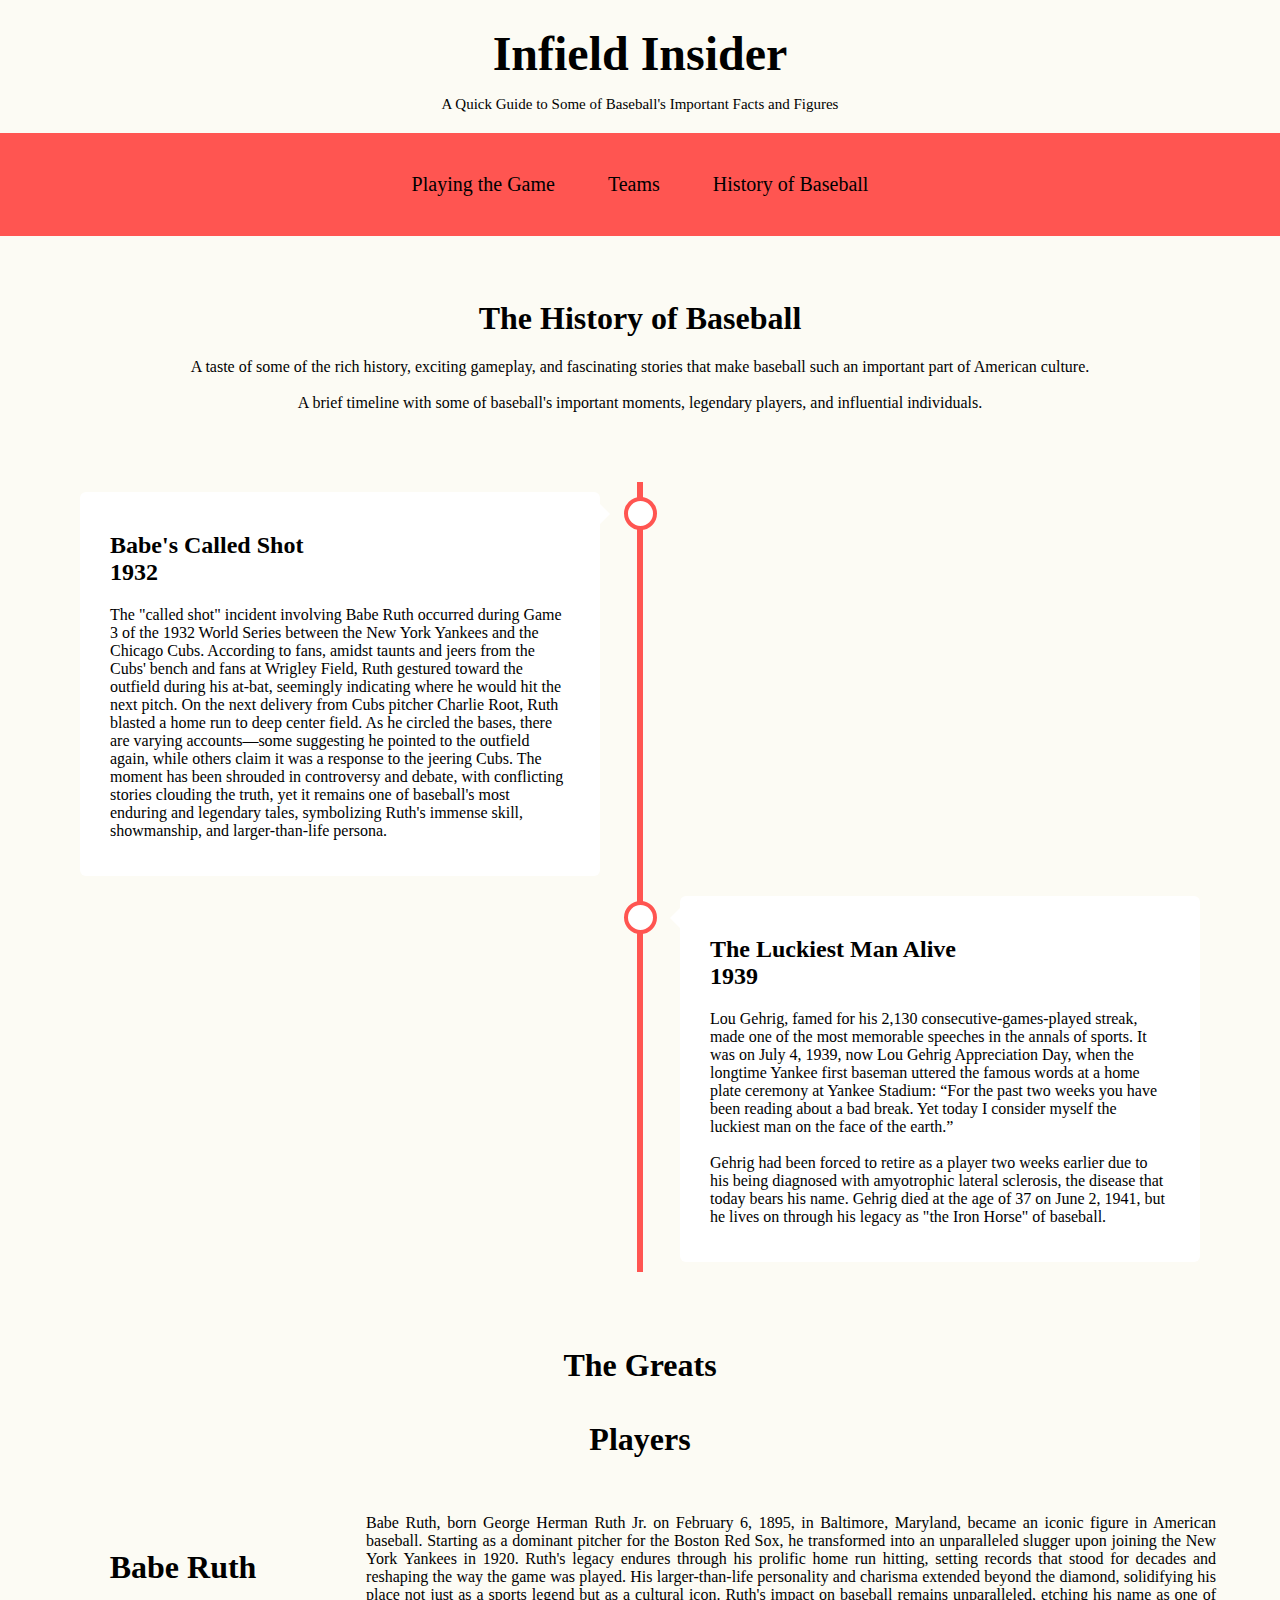
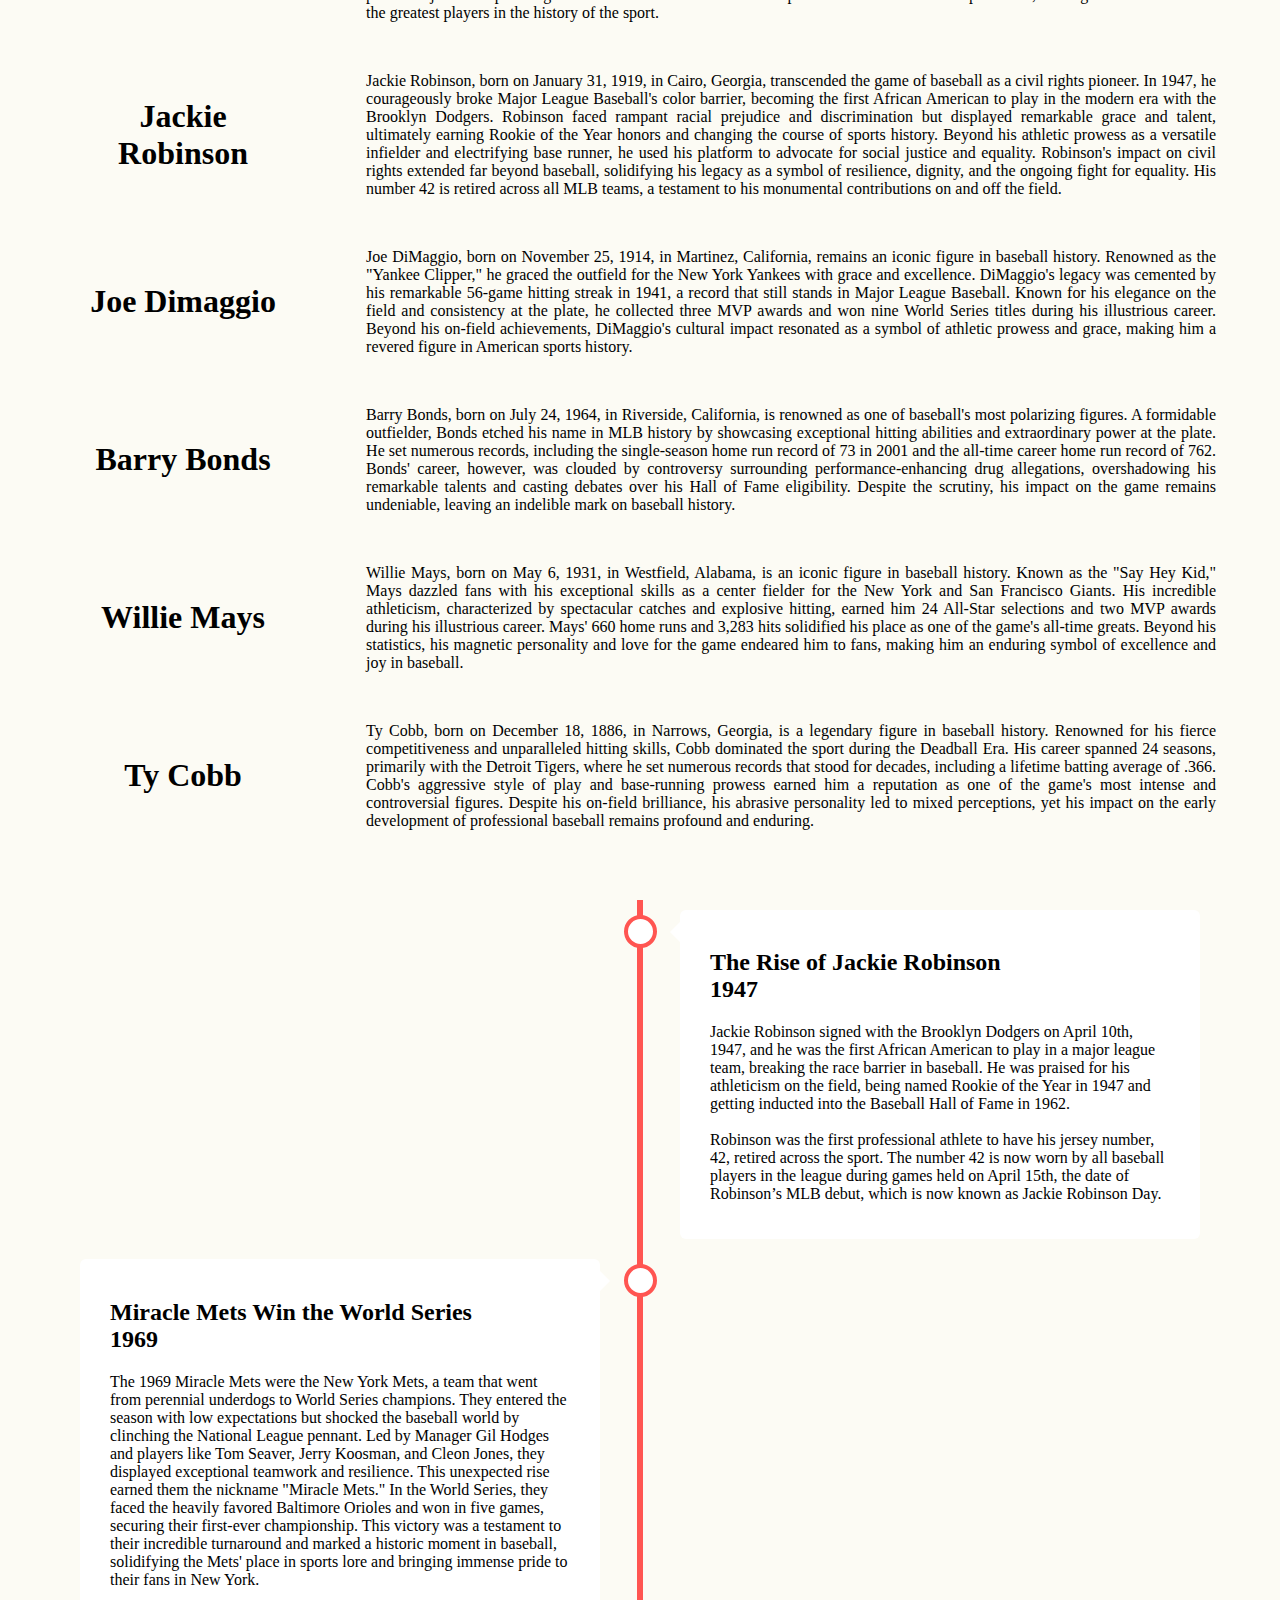
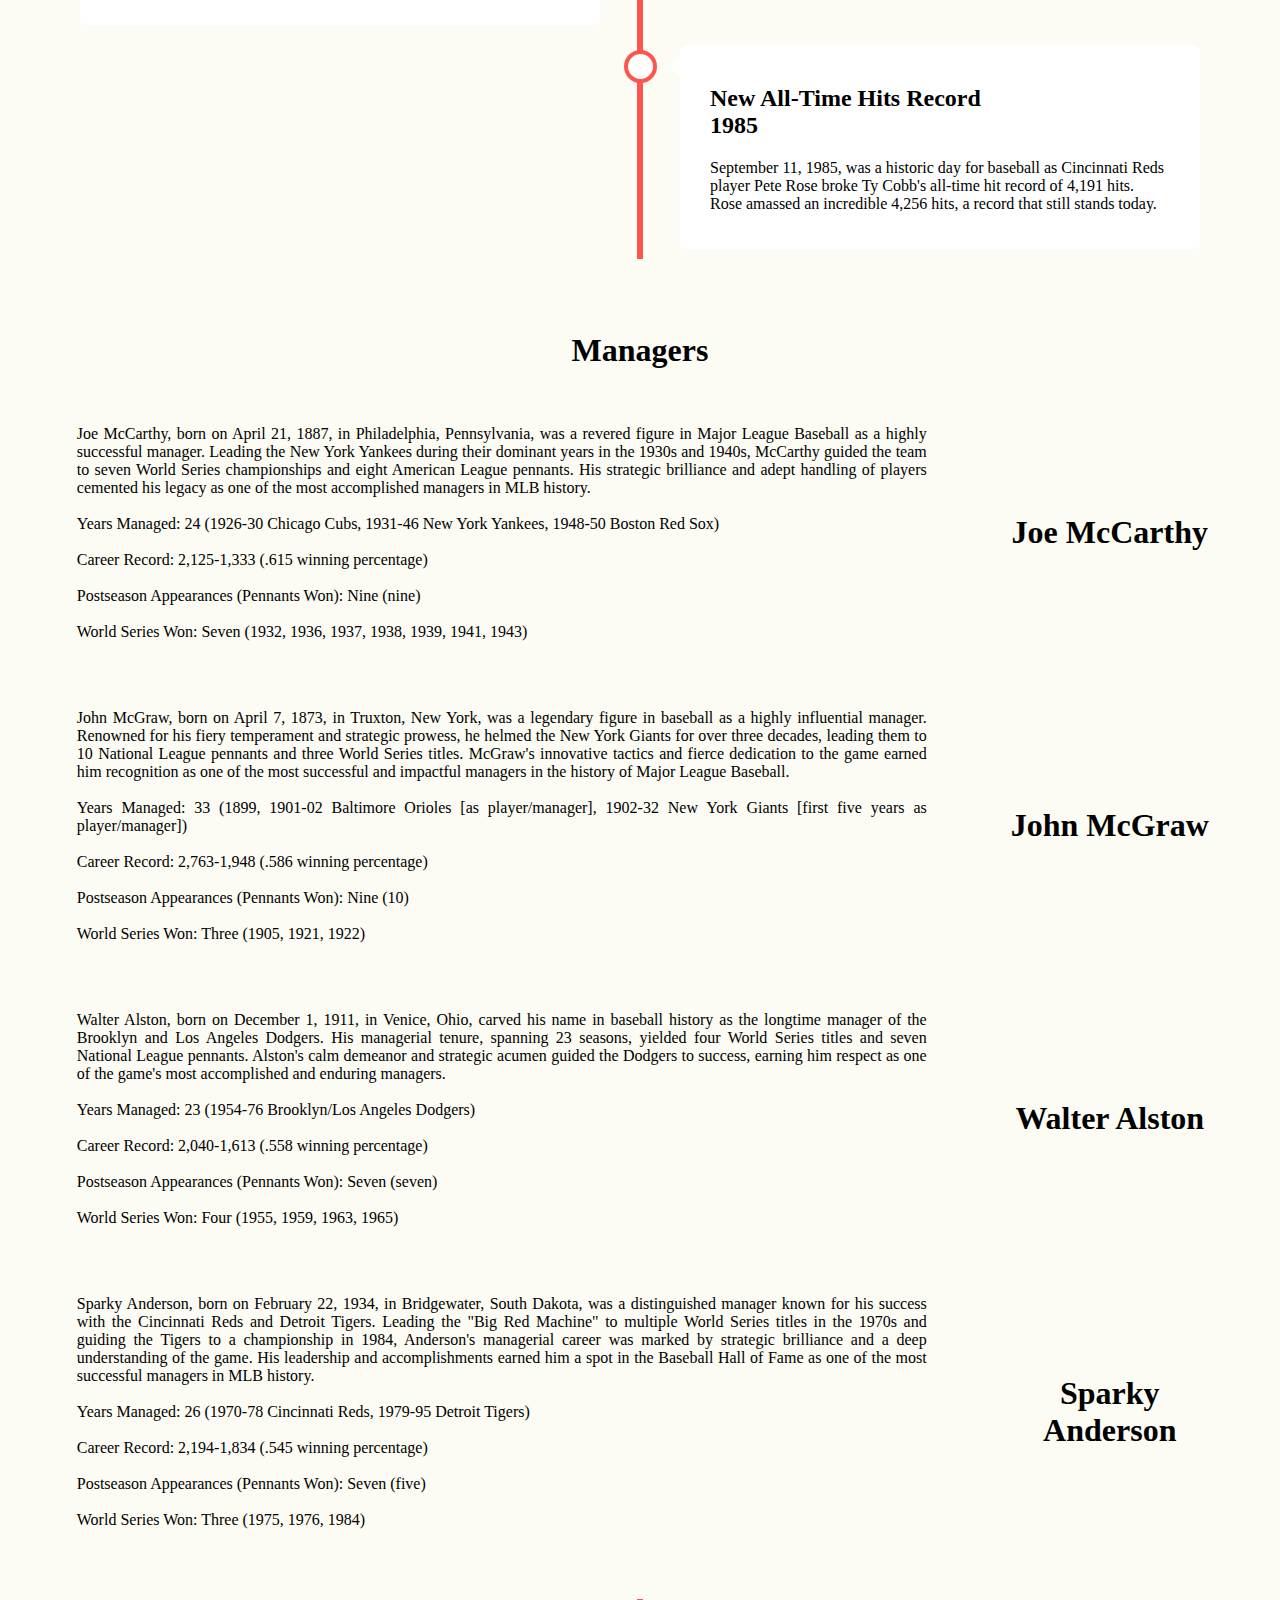
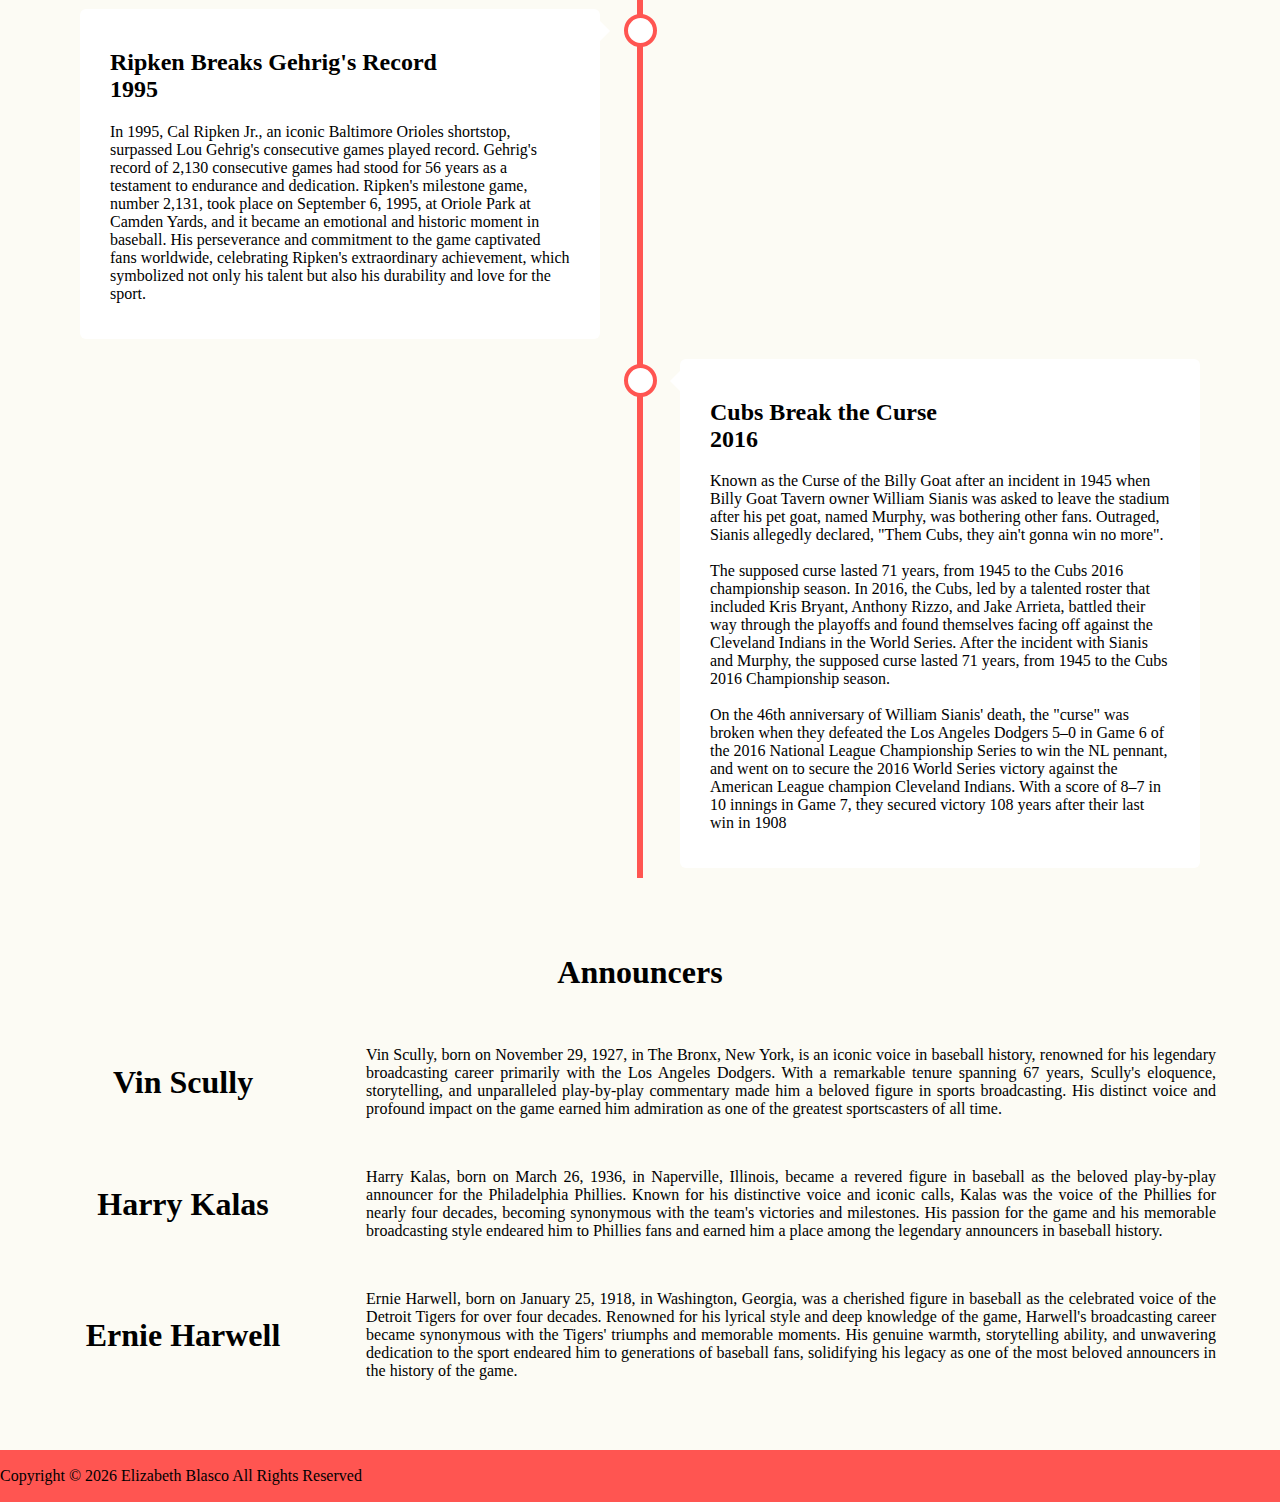
<file: history.html>
<!doctype html>
<html lang="en">

<head>
    <meta charset="utf-8">
    <title>Infield Insider</title>
    <meta name="description" content="Informative website on the basics of Baseball">
    <meta name="author" content="Elizabeth Blasco">
    <link rel="icon" type="image/png" href="favicon.ico">
    <link rel="stylesheet" href="styles.css">
</head>

<body>
    <header>
        
        <a href="index.html" class="title"> Infield Insider </a>
            <p id="header">A Quick Guide to Some of Baseball's Important Facts and Figures</p>

        <div class="nav-container">
        <nav>
            <a href="playinggame.html"> Playing the Game </a>
            <a href="teams.html" > Teams </a>
            <a href="history.html" > History of Baseball</a>
        </nav>
        </div>

    </header>

    <main>

        <h1 class="hhistory" id="hob">The History of Baseball</h1>

        <p id="hopener">

            A taste of some of the rich history, exciting gameplay, and fascinating stories that make baseball such an important part 
            of American culture. 
            <br>
            <br>
            A brief timeline with some of baseball's important moments, legendary players, and influential individuals.
        </p>

       <br>
       <br>
       <br>

        <div class="timeline">
            <div class="container left">
              <div class="content">
                <h2> Babe's Called Shot
                  <br>
                  1932 </h2>
                <p>

                  The "called shot" incident involving Babe Ruth occurred during Game 3 of the 1932 World Series between the New York Yankees and the Chicago 
                  Cubs. According to fans, amidst taunts and jeers from the Cubs' bench and fans at Wrigley Field, Ruth gestured toward the outfield during 
                  his at-bat, seemingly indicating where he would hit the next pitch. On the next delivery from Cubs pitcher Charlie Root, Ruth blasted a home
                  run to deep center field. As he circled the bases, there are varying accounts—some suggesting he pointed to the outfield again, while others
                  claim it was a response to the jeering Cubs. The moment has been shrouded in controversy and debate, with conflicting stories clouding the 
                  truth, yet it remains one of baseball's most enduring and legendary tales, symbolizing Ruth's immense skill, showmanship, and larger-than-life
                  persona.
                  
                </p>

              </div>
            </div>

            <div class="container right">
              <div class="content">
                <h2> The Luckiest Man Alive
                  <br>
                  1939 </h2>
                <p> 
                  Lou Gehrig, famed for his 2,130 consecutive-games-played streak, made one of the most memorable speeches 
                  in the annals of sports. It was on July 4, 1939, now Lou Gehrig Appreciation Day, when the longtime Yankee 
                  first baseman uttered the famous words at a home plate ceremony at Yankee Stadium: “For the past two weeks you
                  have been reading about a bad break. Yet today I consider myself the luckiest man on the face of the earth.”
                  <br>
                  <br>
                  Gehrig had been forced to retire as a player two weeks earlier due to his being diagnosed with amyotrophic 
                  lateral sclerosis, the disease that today bears his name. Gehrig died at the age of 37 on June 2, 1941, but 
                  he lives on through his legacy as "the Iron Horse" of baseball.
                </p>
              </div>
            </div>

          </div>
        </div>

        <br>
        <br>
        <br>

        <div class="hplay"> 
          <h1>The Greats 
            <br>
            <br>
            Players
          </h1>
        </div>

        <br>

        <div class="position">
          <h1 class="playhead2"> Babe Ruth </h1>

          <p class="play6">

            Babe Ruth, born George Herman Ruth Jr. on February 6, 1895, in Baltimore, Maryland, became an iconic figure in American baseball. 
            Starting as a dominant pitcher for the Boston Red Sox, he transformed into an unparalleled slugger upon joining the New York Yankees 
            in 1920. Ruth's legacy endures through his prolific home run hitting, setting records that stood for decades and reshaping the way 
            the game was played. His larger-than-life personality and charisma extended beyond the diamond, solidifying his place not just as a 
            sports legend but as a cultural icon. Ruth's impact on baseball remains unparalleled, etching his name as one of the greatest players 
            in the history of the sport.

          </p>
      </div>
      <br>
      <div class="position">
        <h1 class="playhead2"> Jackie Robinson </h1>

        <p class="play6">

          Jackie Robinson, born on January 31, 1919, in Cairo, Georgia, transcended the game of baseball as a civil rights pioneer. In 1947, he 
          courageously broke Major League Baseball's color barrier, becoming the first African American to play in the modern era with the Brooklyn 
          Dodgers. Robinson faced rampant racial prejudice and discrimination but displayed remarkable grace and talent, ultimately earning Rookie of 
          the Year honors and changing the course of sports history. Beyond his athletic prowess as a versatile infielder and electrifying base runner, 
          he used his platform to advocate for social justice and equality. Robinson's impact on civil rights extended far beyond baseball, solidifying 
          his legacy as a symbol of resilience, dignity, and the ongoing fight for equality. His number 42 is retired across all MLB teams, a testament 
          to his monumental contributions on and off the field.

        </p>
      </div>
      <br>

      <div class="position">
        <h1 class="playhead2"> Joe Dimaggio </h1>

        <p class="play6">

           Joe DiMaggio, born on November 25, 1914, in Martinez, California, remains an iconic figure in baseball history. Renowned as the "Yankee Clipper,"
           he graced the outfield for the New York Yankees with grace and excellence. DiMaggio's legacy was cemented by his remarkable 56-game hitting streak
           in 1941, a record that still stands in Major League Baseball. Known for his elegance on the field and consistency at the plate, he collected three 
           MVP awards and won nine World Series titles during his illustrious career. Beyond his on-field achievements, DiMaggio's cultural impact resonated 
           as a symbol of athletic prowess and grace, making him a revered figure in American sports history.

        </p>
      </div>
      <br>

      <div class="position">
        <h1 class="playhead2"> Barry Bonds </h1>

        <p class="play6">
          Barry Bonds, born on July 24, 1964, in Riverside, California, is renowned as one of baseball's most polarizing figures. A formidable outfielder, 
          Bonds etched his name in MLB history by showcasing exceptional hitting abilities and extraordinary power at the plate. He set numerous records, 
          including the single-season home run record of 73 in 2001 and the all-time career home run record of 762. Bonds' career, however, was clouded by 
          controversy surrounding performance-enhancing drug allegations, overshadowing his remarkable talents and casting debates over his Hall of Fame 
          eligibility. Despite the scrutiny, his impact on the game remains undeniable, leaving an indelible mark on baseball history.
        </p>
      </div>
      <br>

      <div class="position">
        <h1 class="playhead3"> Willie Mays </h1>

        <p class="play6">
          Willie Mays, born on May 6, 1931, in Westfield, Alabama, is an iconic figure in baseball history. Known as the "Say Hey Kid," 
          Mays dazzled fans with his exceptional skills as a center fielder for the New York and San Francisco Giants. His incredible athleticism, 
          characterized by spectacular catches and explosive hitting, earned him 24 All-Star selections and two MVP awards during his illustrious 
          career. Mays' 660 home runs and 3,283 hits solidified his place as one of the game's all-time greats. Beyond his statistics, his magnetic 
          personality and love for the game endeared him to fans, making him an enduring symbol of excellence and joy in baseball.
        </p>
      </div>
      <br>

      <div class="position">
        <h1 class="playhead3"> Ty Cobb </h1>

        <p class="play6">
          Ty Cobb, born on December 18, 1886, in Narrows, Georgia, is a legendary figure in baseball history. Renowned for his fierce competitiveness and 
          unparalleled hitting skills, Cobb dominated the sport during the Deadball Era. His career spanned 24 seasons, primarily with the Detroit Tigers, 
          where he set numerous records that stood for decades, including a lifetime batting average of .366. Cobb's aggressive style of play and base-running 
          prowess earned him a reputation as one of the game's most intense and controversial figures. Despite his on-field brilliance, his abrasive personality 
          led to mixed perceptions, yet his impact on the early development of professional baseball remains profound and enduring.
        </p>
      </div>

      <br>
      <br>
      <br>

      <div class="timeline">
        <div class="container right">
          <div class="content">
            <h2> The Rise of Jackie Robinson
              <br>
              1947 </h2>
            <p> Jackie Robinson signed with the Brooklyn Dodgers on April 10th, 1947, and he was the first African American 
              to play in a major league team, breaking the race barrier in baseball. He was praised for his athleticism 
              on the field, being named Rookie of the Year in 1947 and getting inducted into the Baseball Hall of Fame in 
              1962. 
              <br>
              <br>
              Robinson was the first professional athlete to have his jersey number, 42, retired across the sport. 
              The number 42 is now worn by all baseball players in the league during games held on April 15th, the date of 
              Robinson’s MLB debut, which is now known as Jackie Robinson Day.
            </p>
          </div>
        </div>

        <div class="container left">
          <div class="content">
            <h2> Miracle Mets Win the World Series
              <br>
              1969</h2>
            <p class="story2">
              The 1969 Miracle Mets were the New York Mets, a team that went from perennial underdogs to World Series champions. They entered the season with low
              expectations but shocked the baseball world by clinching the National League pennant. Led by Manager Gil Hodges and players like Tom Seaver, Jerry Koosman, 
              and Cleon Jones, they displayed exceptional teamwork and resilience. This unexpected rise earned them the nickname "Miracle Mets." In the World Series, they
              faced the heavily favored Baltimore Orioles and won in five games, securing their first-ever championship. This victory was a testament to their incredible 
             turnaround and marked a historic moment in baseball, solidifying the Mets' place in sports lore and bringing immense pride to their fans in New York.

             </p>

          </div>
        </div>

        <div class="container right">
          <div class="content">
                <h2>  New All-Time Hits Record
                  <br>
                  1985
                </h2>
                <p> 
                  September 11, 1985, was a historic day for baseball as Cincinnati Reds player Pete Rose broke Ty Cobb's 
                  all-time hit record of 4,191 hits. Rose amassed an incredible 4,256 hits, a record that still stands today.
                </p>
              </div>
            </div>
            </p>
          </div>
        </div>

      </div>
    </div>

    <br>
    <br>

      <div class="hplay"> 
        <h1>Managers</h1>
      </div>

      <br>

      <div class="great">
        <p class="greatp">
          Joe McCarthy, born on April 21, 1887, in Philadelphia, Pennsylvania, was a revered figure in Major League Baseball as a highly successful manager.
          Leading the New York Yankees during their dominant years in the 1930s and 1940s, McCarthy guided the team to seven World Series championships and 
          eight American League pennants. His strategic brilliance and adept handling of players cemented his legacy as one of the most accomplished managers 
          in MLB history.
          <br>
          <br>
         Years Managed: 24 (1926-30 Chicago Cubs, 1931-46 New York Yankees, 1948-50 Boston Red Sox)
          <br>
          <br>
         Career Record: 2,125-1,333 (.615 winning percentage)
          <br>
          <br>
         Postseason Appearances (Pennants Won): Nine (nine)
          <br>
          <br>
         World Series Won: Seven (1932, 1936, 1937, 1938, 1939, 1941, 1943)
          
        </p>
        <h1 class="greath"> Joe McCarthy </h1>
      </div>

      <br>
      <br>

      <div class="great">
        <p class="greatp">
          John McGraw, born on April 7, 1873, in Truxton, New York, was a legendary figure in baseball as a highly influential manager. Renowned for his 
          fiery temperament and strategic prowess, he helmed the New York Giants for over three decades, leading them to 10 National League pennants and 
          three World Series titles. McGraw's innovative tactics and fierce dedication to the game earned him recognition as one of the most successful and 
          impactful managers in the history of Major League Baseball.
          <br>
          <br>
          Years Managed: 33 (1899, 1901-02 Baltimore Orioles [as player/manager], 1902-32 New York Giants [first five years as player/manager])
          <br>
          <br>
          Career Record: 2,763-1,948 (.586 winning percentage)
          <br>
          <br>
          Postseason Appearances (Pennants Won): Nine (10)
          <br>
          <br>
          World Series Won: Three (1905, 1921, 1922)
        </p>
        <h1 class="greath"> John McGraw </h1>
      </div>

      <br>
      <br>

      <div class="great">
        <p class="greatp">
          Walter Alston, born on December 1, 1911, in Venice, Ohio, carved his name in baseball history as the longtime manager of the Brooklyn and 
          Los Angeles Dodgers. His managerial tenure, spanning 23 seasons, yielded four World Series titles and seven National League pennants. Alston's 
          calm demeanor and strategic acumen guided the Dodgers to success, earning him respect as one of the game's most accomplished and enduring managers.
          <br>
          <br>
          Years Managed: 23 (1954-76 Brooklyn/Los Angeles Dodgers)
          <br>
          <br>
          Career Record: 2,040-1,613 (.558 winning percentage)
          <br>
          <br>
          Postseason Appearances (Pennants Won): Seven (seven)
          <br>
          <br>
          World Series Won: Four (1955, 1959, 1963, 1965)
        </p>
        <h1 class="greath"> Walter Alston </h1>
      </div>

      <br>
      <br>

      <div class="great">

        <p class="greatp">
          Sparky Anderson, born on February 22, 1934, in Bridgewater, South Dakota, was a distinguished manager known for his success with the 
          Cincinnati Reds and Detroit Tigers. Leading the "Big Red Machine" to multiple World Series titles in the 1970s and guiding the Tigers 
          to a championship in 1984, Anderson's managerial career was marked by strategic brilliance and a deep understanding of the game. His 
          leadership and accomplishments earned him a spot in the Baseball Hall of Fame as one of the most successful managers in MLB history.
          <br>
          <br>
          Years Managed: 26 (1970-78 Cincinnati Reds, 1979-95 Detroit Tigers)
          <br>
          <br>
          Career Record: 2,194-1,834 (.545 winning percentage)
          <br>
          <br>
          Postseason Appearances (Pennants Won): Seven (five)
          <br>
          <br>
          World Series Won: Three (1975, 1976, 1984)
        </p>
        <h1 class="greath"> Sparky Anderson </h1>
      </div>

      <br>
      <br>
      <br>

      <div class="timeline">
        <div class="container left">
          <div class="content">
            <h2> Ripken Breaks Gehrig's Record
              <br>
              1995 </h2>
            <p>

              In 1995, Cal Ripken Jr., an iconic Baltimore Orioles shortstop, surpassed Lou Gehrig's consecutive games played record. Gehrig's 
              record of 2,130 consecutive games had stood for 56 years as a testament to endurance and dedication. Ripken's milestone game, number 2,131, 
              took place on September 6, 1995, at Oriole Park at Camden Yards, and it became an emotional and historic moment in baseball. His perseverance 
              and commitment to the game captivated fans worldwide, celebrating Ripken's extraordinary achievement, which symbolized not only his talent but
               also his durability and love for the sport.
          
            </p>

          </div>
        </div>

        <div class="container right">
          <div class="content">
            <h2> Cubs Break the Curse
              <br>
              2016 </h2>
            <p> 
              Known as the Curse of the Billy Goat after an incident 
              in 1945 when Billy Goat Tavern owner William Sianis was asked to leave the stadium after his pet goat, named 
              Murphy, was bothering other fans. Outraged, Sianis allegedly declared, "Them Cubs, they ain't gonna win no more".
              <br>
              <br>
             The supposed curse lasted 71 years, from 1945 to the Cubs 2016 championship season. In 2016, the Cubs, led by a 
             talented roster that included Kris Bryant, Anthony Rizzo, and Jake Arrieta, battled their way through the playoffs
              and found themselves facing off against the Cleveland Indians in the World Series. After the incident with Sianis 
              and Murphy, the supposed curse lasted 71 years, from 1945 to the Cubs 2016 Championship season. 
              <br>
              <br>
              On the 46th anniversary of William Sianis' death, the "curse" was broken when they defeated the Los Angeles 
              Dodgers 5–0 in Game 6 of the 2016 National League Championship Series to win the NL pennant, and went on to secure the 2016 World Series 
              victory against the American League champion Cleveland Indians. 
              With a score of 8–7 in 10 innings in Game 7, they secured victory 108 years after their last win in 1908
            </p>
          </div>
        </div>

      </div>
    </div>

      <br>
      <br>
      <br>

      <div class="hplay"> 
        <h1>Announcers</h1>
      </div>

      <br>

      <div class="position">
        <h1 class="playhead2"> Vin Scully </h1>

        <p class="play6">

          Vin Scully, born on November 29, 1927, in The Bronx, New York, is an iconic voice in baseball history, renowned for his legendary 
          broadcasting career primarily with the Los Angeles Dodgers. With a remarkable tenure spanning 67 years, Scully's eloquence, storytelling,
           and unparalleled play-by-play commentary made him a beloved figure in sports broadcasting. His distinct voice and profound impact on the game 
           earned him admiration as one of the greatest sportscasters of all time.

        </p>
      </div>

      <br>

      <div class="position">
        <h1 class="playhead2"> Harry Kalas </h1>

        <p class="play6">

          Harry Kalas, born on March 26, 1936, in Naperville, Illinois, became a revered figure in baseball as the beloved play-by-play announcer 
          for the Philadelphia Phillies. Known for his distinctive voice and iconic calls, Kalas was the voice of the Phillies for nearly four decades,
           becoming synonymous with the team's victories and milestones. His passion for the game and his memorable broadcasting style endeared him to
           Phillies fans and earned him a place among the legendary announcers in baseball history.

        </p>
      </div>

      <br>

      <div class="position">
        <h1 class="playhead2"> Ernie Harwell </h1>

        <p class="play6">

          Ernie Harwell, born on January 25, 1918, in Washington, Georgia, was a cherished figure in baseball as the celebrated voice of the Detroit 
          Tigers for over four decades. Renowned for his lyrical style and deep knowledge of the game, Harwell's broadcasting career became synonymous 
          with the Tigers' triumphs and memorable moments. His genuine warmth, storytelling ability, and unwavering dedication to the sport endeared him 
          to generations of baseball fans, solidifying his legacy as one of the most beloved announcers in the history of the game.

        </p>
      </div>

      <br>
      <br>
      <br>


        </main>
    
        <footer>
            <p>Copyright ©
            <script>document.write(new Date().getFullYear())</script> Elizabeth Blasco All Rights Reserved</p>
        </footer>

</body>
</html>
</file>
<file: styles.css>
/* your styles will go here!! */
 
body {
    background-color: #FCFBF4;
    margin: 0%;
}

a{
    text-decoration: none;

}

* {
    font-family: Rockwell;
}

a.title {
    position: relative;
    display: flex;
    justify-content: center;
    color: black;
    font-size: xxx-large;
    font-weight: bolder;
    font-family: Rockwell;
    margin-top: 2%;
}

nav a {
    color: black;
    text-decoration: none;
    font-size: 20px;
    font-family: Rockwell;
    margin: none;
    padding: 2%;
}

.header1 {
    display: flex;
    align-items: center; /* Vertically center the content */
}

.header1 h3 {
    flex: 1; /* Allow the heading to grow and take available space */
    margin: 0; /* Remove default margin */
}

.header1 p {
    flex: 2; /* Allow the paragraph to grow and take more space */
    margin: 0; /* Remove default margin */
}

.nav-container {
    text-align: center;
}

nav {background-color: #FF5551;
    padding: 40px;
}

nav :hover { background: #FCFBF4;
    padding: 40px;
}

#header{
    font-family: Rockwell;
    font-size: 15px;
    text-align: center;
    margin-bottom: 0px;
}

#header {
    text-align: center;
    margin-bottom:20px;
}
#imgone {
    max-width: 100%%;
    max-height: 800px;
    overflow-y: scroll;
    margin-top: 20px;
}
    
h3.header1 {
    margin: 2%;
    margin-top:5%;
    font-family: Rockwell;
}

#header1 {
    font-size: xxx-large;
    padding-top: 3%;
    padding-bottom: 3%;
    padding-left: 5%;
    text-align: center;
    font-family: Rockwell;
}

p.text1{
    
    margin: 5%;
    font-family: Rockwell;
    font-size: medium;
}

img.imgtwo {
    width: 100%;
}

#cap-one {
    font-style: italic;
    font-family: Rockwell;
    font-size: small;
    display:inline-block;
    text-decoration:none;
    color:black;
}

#p2{
    margin: 5%;
    font-family: Rockwell;
    font-size: large;
    text-align: center;
}

footer {
    background-color: #FF5551;
    font-family: Rockwell;
    width: 100%;
    position: relative;
    bottom: 0;
    padding-top:1px;
    padding-bottom:1px;
}




<!--TEAMS-->




h1, #MLteams {
    text-align: center;
    font-family: Rockwell;
}

#teamsopener {
    text-align: center;
}

#allteams {
    text-align: center;
    padding-left: 8%;
    padding-right: 8%;
}

.hteams{
    font-family: Rockwell;
    padding-left: 5%; 
}

#imgoneteams {
    float: left;
    margin-top: 2%;
    padding-right: 2%;
    height: 475px;
}

.alteams {
   display: block;
   position: relative;
   margin: auto;
   flex-wrap: nowrap;
}

.pteams {
    padding-left: 5%;
    padding-right: 5%;
    font-size: medium;
    text-align: left;
    display: block;
}

ul {
    list-style: none;
    font-family: Rockwell;
    font-weight: bold;
}

li {
    padding-top: 1%;
    padding-bottom: 1%
}

.allal {
    display: flex;
    justify-content: space-around;
    align-items: center; /* Vertically centers content */
    height: 200px; /* Optional: Set a height for the container */
    padding-top: auto;
    padding-right: 5%;
    white-space: nowrap;
    
}
.alwlist, .alclist, .alelist, .nlwlist, .nlclist, .nlelist {
    display: flex;
    flex-direction: column; /* Display items in a column */
    align-items: center; /* Center items horizontally */
}

.alwlist li, .alclist li, .alelist li  .nlwlist li, .nlclist li, .nlelist li {
    display: block; /* Display list items as blocks */
}

table {
    border-collapse: collapse;
    margin:5%;
  }
  th, td {
    border: 1px solid black;
    padding: 8px;
    text-align: left;
  }
  th {
    background-color: #f2f2f2;
  }


#imgtwoteams {
    float: right; 
    margin-top: 5%;
    padding-right: 2%;
    height: 475px;

}

.nlteams {
    display: block;
    margin: auto;
    flex-wrap: nowrap;
    padding-top: 5%;
}

.allnl {
    display: flex;
    justify-content: space-around;
    align-items: center; /* Vertically centers content */
    height: 200px; /* Optional: Set a height for the container */
    padding-top: auto;
    white-space: nowrap;
}

#imgthreeteams {
    float: right; 
    margin-top: 3%;
    margin-bottom: 3%;
    padding-right: 2%;
    height: 350px;
}

.miteams {
    margin-top: 3%;
    margin-right: 5%;
}

.wikitable {

}


<!--PLAYING-->


h1, #rules {
    margin-top: 5%;
    text-align: center;
    font-family: Rockwell;
}

.imgfield {
    max-width: 50%;
    margin-left: 5%;
    margin-right: 5%;
    margin-top: 4%;
    margin-bottom: 3%;
    float: right;
}

.play1 {
    margin-left: 5%;
    margin-right: 5%;
    text-align: justify;
}

.hplay {
    text-align: center;
}

.playhead {
    margin-left: 5%;

}

.playhead1 {
    margin-left: 5%;
}

.play2 {
    margin-left: 5%;
    text-align: justify;
}

.container1 {
    height: 100px;
    margin: 4%;
}

#play3 {
    margin-left: 8%;
    margin-right: 8%;
    margin-top: 5%;
    margin-bottom: 5%;
    text-align: center;
    font-size: large;
}

.imggraphic {
    float: right;
    max-width: 50%;
    margin-left: 5%;
    margin-right: 5%;
}

.play4 {
    margin-left: 5%;
    margin-right: 5%;
    text-align: justify;
}

.play5 {
    margin-left: 5%;
    margin-right: 5%;
    text-align: justify;
}

.position {
    display: flex;
    align-items: center; /* Vertically center the content */
}

.position h1 {
    flex: 1; /* Allow the heading to grow and take available space */
   margin-left: 6%;
    text-align: center;
}

.position p {
    flex: 4; /* Allow the paragraph to grow and take more space */
    margin-right: 5%; 
}

.play6 {
    margin-left: 6%;
    margin-right: 6%;
    text-align: justify;
}


<!--HISTORY-->


.hhistory {
    font-family: Rockwell;
    padding-left: 5%; 
}

#hob {
    margin-top: 5%;
    text-align: center;
    font-family: Rockwell;
}

#hopener {
    margin-left: 8%;
    margin-right: 8%;
    text-align: center;

}


.impfig {
    flex: 1; /* Allow the heading to grow and take available space */
   margin-left: 4%;
}



* {
    box-sizing: border-box;
  }
  
  /* Set a background color */
  body {
    font-family: Rockwell;
  }
  
  /* The actual timeline (the vertical ruler) */
  .timeline {
    position: relative;
    max-width: 1200px;
    margin: 0 auto;
  }
  
  /* The actual timeline (the vertical ruler) */
  .timeline::after {
    content: '';
    position: absolute;
    width: 6px;
    height: 100%;
    background-color: #FF5551;
    top: 0;
    bottom: 0;
    left: 50%;
    margin-left: -3px;
  }
  
  /* Container around content */
  .container {
    padding: 10px 40px;
    position: relative;
    background-color: inherit;
    width: 50%;
  }
  
  /* The circles on the timeline */
  .container::after {
    content: '';
    position: absolute;
    width: 25px;
    height: 25px;
    right: -17px;
    background-color: white;
    border: 4px solid #FF5551;
    top: 15px;
    border-radius: 50%;
    z-index: 1;
  }
  
  /* Place the container to the left */
  .left {
    left: 0;
  }
  
  /* Place the container to the right */
  .right {
    left: 50%;
  }
  
  /* Add arrows to the left container (pointing right) */
  .left::before {
    content: " ";
    height: 0;
    position: absolute;
    top: 22px;
    width: 0;
    z-index: 1;
    right: 30px;
    border: medium solid white;
    border-width: 10px 0 10px 10px;
    border-color: transparent transparent transparent white;
  }
  
  /* Add arrows to the right container (pointing left) */
  .right::before {
    content: " ";
    height: 0;
    position: absolute;
    top: 22px;
    width: 0;
    z-index: 1;
    left: 30px;
    border: medium solid white;
    border-width: 10px 10px 10px 0;
    border-color: transparent white transparent transparent;
  }
  
  /* Fix the circle for containers on the right side */
  .right::after {
    left: -16px;
  }
  
  /* The actual content */
  .content {
    padding: 20px 30px;
    background-color: white;
    position: relative;
    border-radius: 6px;
  }
  
  /* Media queries - Responsive timeline on screens less than 600px wide */
  @media screen and (max-width: 600px) {
  /* Place the timelime to the left */
    .timeline::after {
      left: 31px;
    }
  
  /* Full-width containers */
    .container {
      width: 100%;
      padding-left: 70px;
      padding-right: 25px;
    }
  
  /* Make sure that all arrows are pointing leftwards */
    .container::before {
      left: 60px;
      border: medium solid white;
      border-width: 10px 10px 10px 0;
      border-color: transparent white transparent transparent;
    }
  
  /* Make sure all circles are at the same spot */
    .left::after, .right::after {
      left: 15px;
    }
  
  /* Make all right containers behave like the left ones */
    .right {
      left: 0%;
    }
  }
  
  .great {
    display: flex;
    justify-content: flex-end;
    align-items: center; /* Vertically center the content */
}

.greath {
    flex: 1; /* Allow the heading to grow and take available space */
    text-align: center;
    margin-right:5%;
}

.greatp {
    flex: 4; /* Allow the paragraph to grow and take more space */
    margin-right: 5%; 
}

.greatp {
    margin-left: 6%;
    margin-right: 6%;
    text-align: justify;
}

.bold{
    font-weight:bold;
}
</file>
